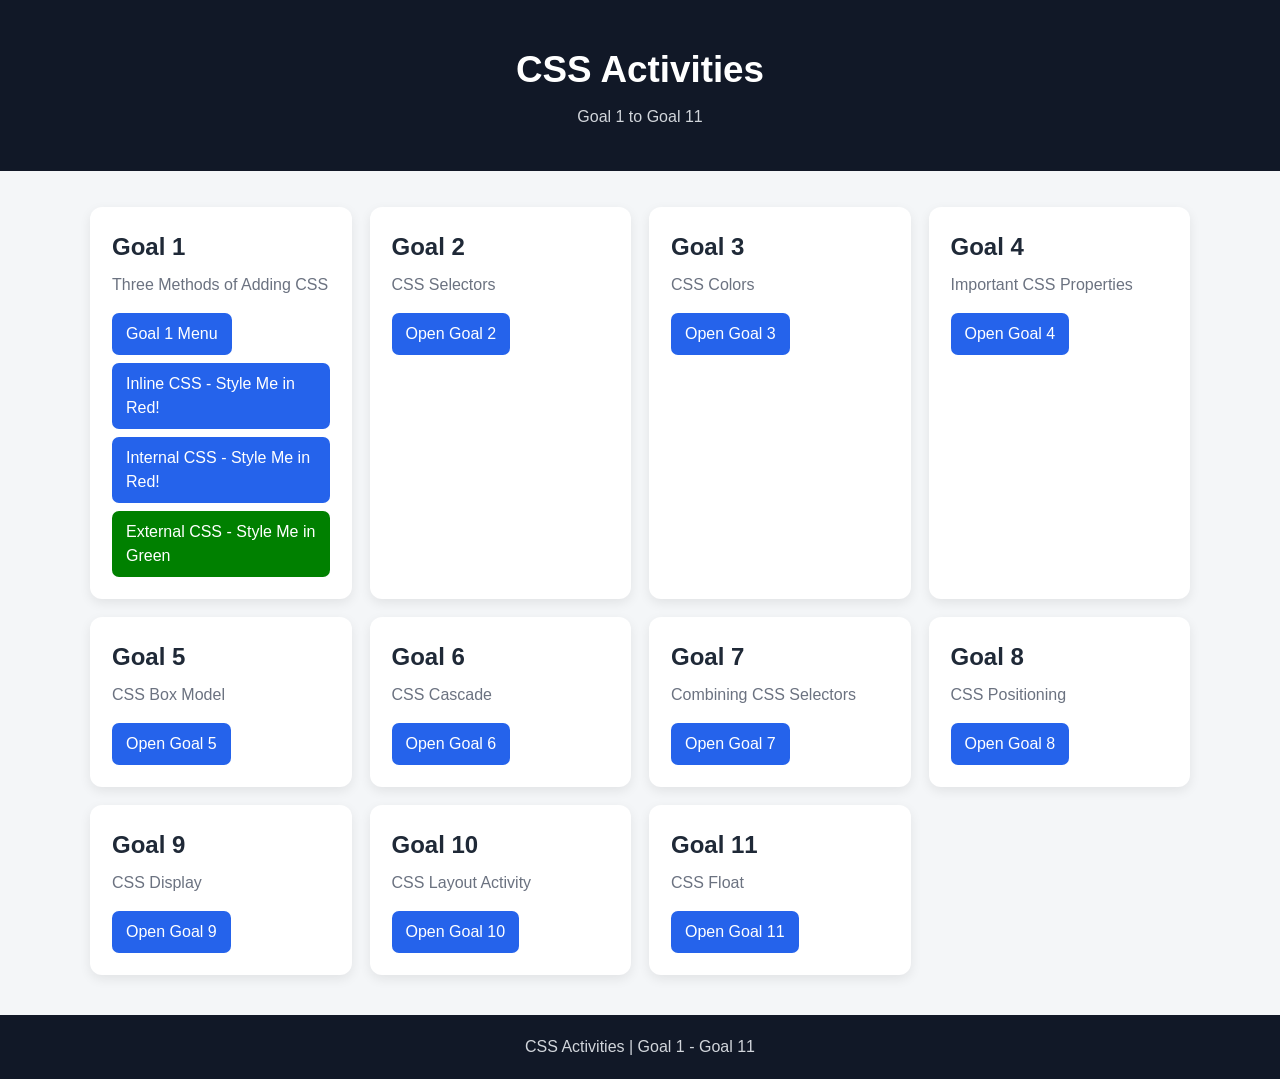
<file: index.html>
<!DOCTYPE html>
<html lang="en">
<head>
  <meta charset="UTF-8">
  <meta name="viewport" content="width=device-width, initial-scale=1.0">
  <title>CSS Activities - Goal 1 to Goal 11</title>

  <style>
    * {
      box-sizing: border-box;
      margin: 0;
      padding: 0;
    }

    body {
      font-family: Arial, Helvetica, sans-serif;
      background: #f4f6f8;
      color: #1f2937;
      line-height: 1.5;
    }

    header {
      background: #111827;
      color: white;
      text-align: center;
      padding: 42px 20px;
    }

    header h1 {
      font-size: 2.3rem;
      margin-bottom: 8px;
    }

    header p {
      color: #d1d5db;
    }

    main {
      width: min(1100px, 92%);
      margin: 36px auto;
    }

    .grid {
      display: grid;
      grid-template-columns: repeat(auto-fit, minmax(250px, 1fr));
      gap: 18px;
    }

    .card {
      background: white;
      border-radius: 12px;
      padding: 22px;
      box-shadow: 0 4px 12px rgba(0, 0, 0, 0.08);
    }

    .card h2 {
      margin-bottom: 8px;
    }

    .card p {
      color: #6b7280;
      margin-bottom: 16px;
    }

    .buttons {
      display: flex;
      flex-wrap: wrap;
      gap: 8px;
    }

    .btn {
      display: inline-block;
      text-decoration: none;
      background: #2563eb;
      color: white;
      padding: 9px 14px;
      border-radius: 7px;
    }

    .btn:hover {
      background: #1d4ed8;
    }

    .btn.green {
      background: green;
    }

    .btn.green:hover {
      background: #006400;
    }

    footer {
      text-align: center;
      background: #111827;
      color: #d1d5db;
      padding: 20px;
      margin-top: 40px;
    }
  </style>
</head>

<body>

  <header>
    <h1>CSS Activities</h1>
    <p>Goal 1 to Goal 11</p>
  </header>

  <main>
    <div class="grid">

      <section class="card">
        <h2>Goal 1</h2>
        <p>Three Methods of Adding CSS</p>

        <div class="buttons">
          <a class="btn" href="./goal1/">Goal 1 Menu</a>
          <a class="btn" href="./goal1/inline.html">Inline CSS - Style Me in Red!</a>
          <a class="btn" href="./goal1/internal.html">Internal CSS - Style Me in Red!</a>
          <a class="btn green" href="./goal1/external.html">External CSS - Style Me in Green</a>
        </div>
      </section>

      <section class="card">
        <h2>Goal 2</h2>
        <p>CSS Selectors</p>
        <a class="btn" href="./goal2/">Open Goal 2</a>
      </section>

      <section class="card">
        <h2>Goal 3</h2>
        <p>CSS Colors</p>
        <a class="btn" href="./goal3/">Open Goal 3</a>
      </section>

      <section class="card">
        <h2>Goal 4</h2>
        <p>Important CSS Properties</p>
        <a class="btn" href="./goal4/">Open Goal 4</a>
      </section>

      <section class="card">
        <h2>Goal 5</h2>
        <p>CSS Box Model</p>
        <a class="btn" href="./goal5/">Open Goal 5</a>
      </section>

      <section class="card">
        <h2>Goal 6</h2>
        <p>CSS Cascade</p>
        <a class="btn" href="./goal6/">Open Goal 6</a>
      </section>

      <section class="card">
        <h2>Goal 7</h2>
        <p>Combining CSS Selectors</p>
        <a class="btn" href="./goal7/">Open Goal 7</a>
      </section>

      <section class="card">
        <h2>Goal 8</h2>
        <p>CSS Positioning</p>
        <a class="btn" href="./goal8/">Open Goal 8</a>
      </section>

      <section class="card">
        <h2>Goal 9</h2>
        <p>CSS Display</p>
        <a class="btn" href="./goal9/">Open Goal 9</a>
      </section>

      <section class="card">
        <h2>Goal 10</h2>
        <p>CSS Layout Activity</p>
        <a class="btn" href="./goal10/">Open Goal 10</a>
      </section>

      <section class="card">
        <h2>Goal 11</h2>
        <p>CSS Float</p>
        <a class="btn" href="./goal11/">Open Goal 11</a>
      </section>

    </div>
  </main>

  <footer>
    <p>CSS Activities | Goal 1 - Goal 11</p>
  </footer>

</body>
</html>
</file>
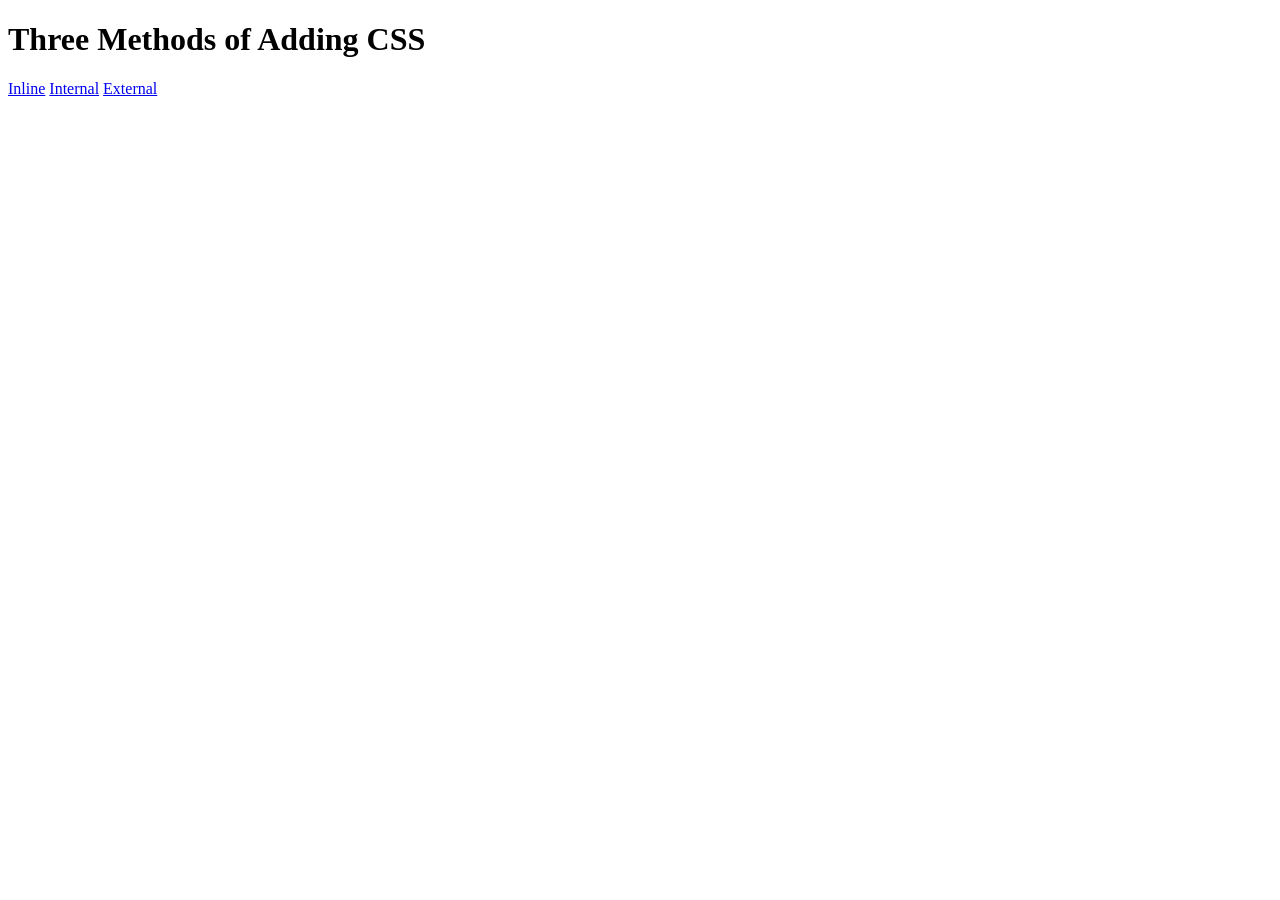
<file: goal1/index.html>
<!DOCTYPE html>
<html lang="en">
<head>
  <meta charset="UTF-8">
  <meta name="viewport" content="width=device-width, initial-scale=1.0">
  <title>Three Methods of Adding CSS</title>
</head>
<body>
  <h1>Three Methods of Adding CSS</h1>
  <a href="./inline.html">Inline</a>
  <a href="./internal.html">Internal</a>
  <a href="./external.html">External</a>
</body>
</html>
</file>
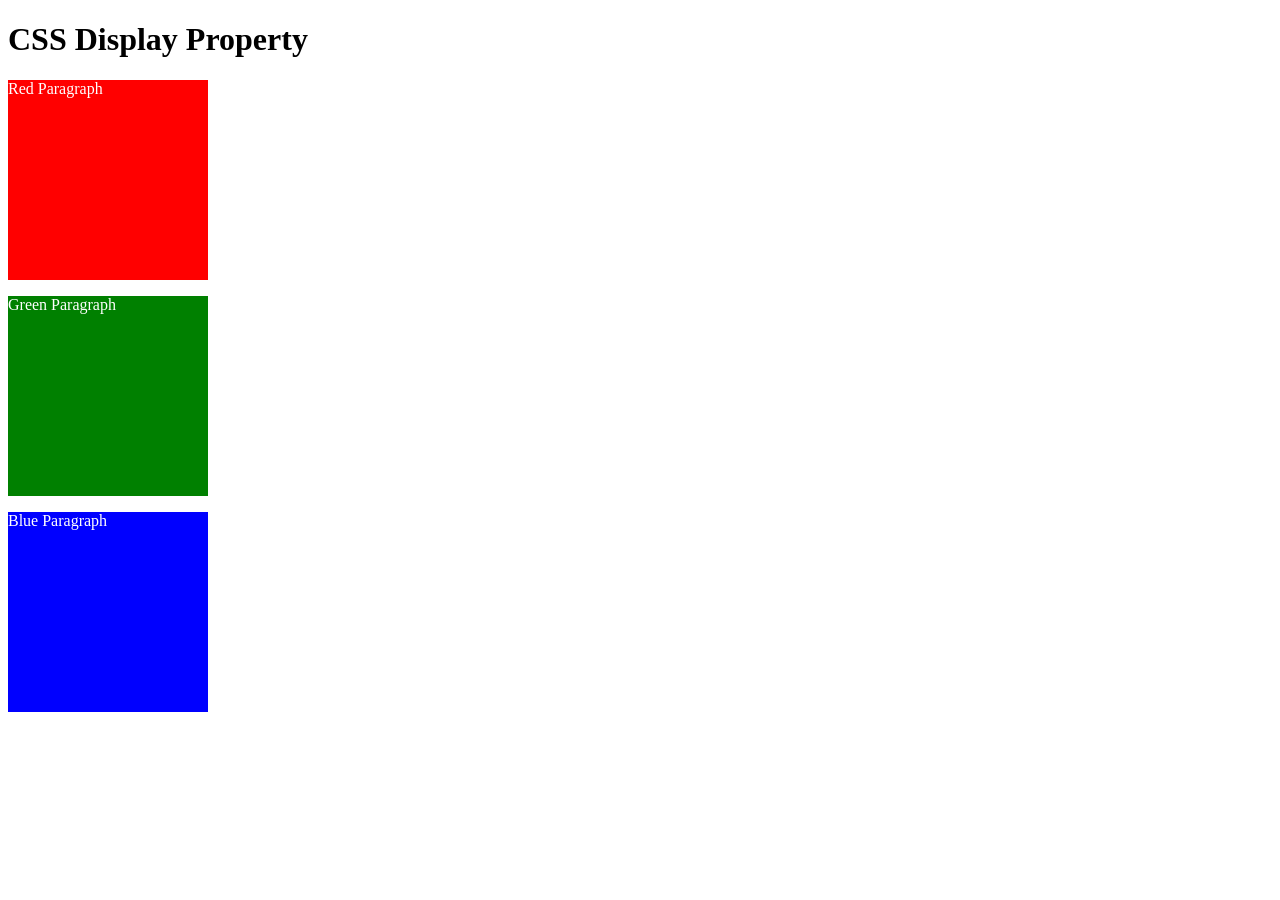
<file: goal10/index.html>
<!DOCTYPE html>
<html lang="en">
<head>
  <meta charset="UTF-8">
  <meta name="viewport" content="width=device-width, initial-scale=1.0">
  <title>CSS Display - Vertical</title>
  <link rel="stylesheet" href="./style.css">
</head>
<body>
  <h1>CSS Display Property</h1>
  <p class="red">Red Paragraph</p>
  <p class="green">Green Paragraph</p>
  <p class="blue">Blue Paragraph</p>
</body>
</html>
</file>
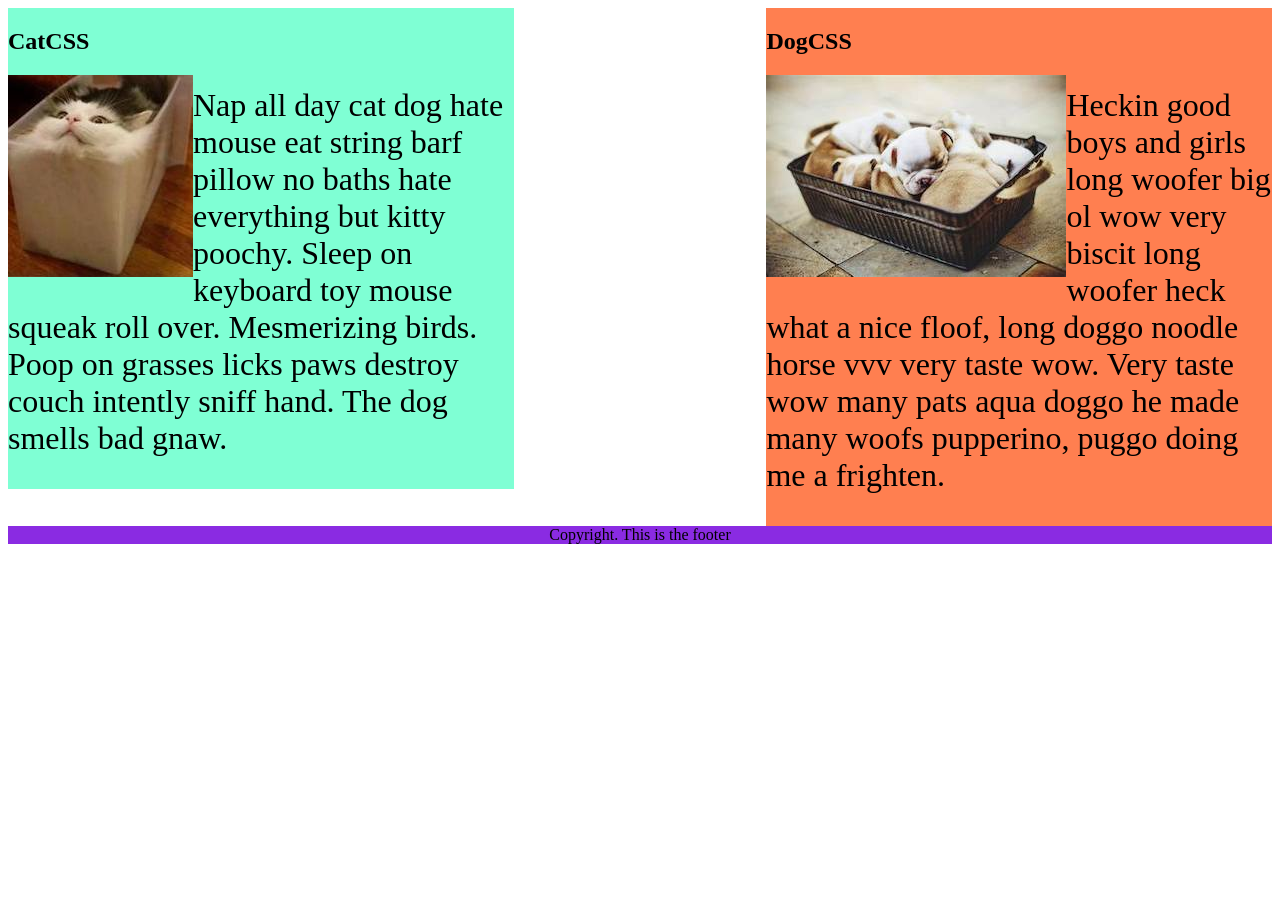
<file: goal11/index.html>
<!DOCTYPE html>
<html lang="en">
<head>
  <meta charset="UTF-8">
  <meta name="viewport" content="width=device-width, initial-scale=1.0">
  <title>CSS Float</title>
  <link rel="stylesheet" href="style.css">
</head>
<body>
  <div class="cat">
    <h2>CatCSS</h2>
    <img src="cat.jpeg" alt="cat in a box">
    <p>Nap all day cat dog hate mouse eat string barf pillow no baths hate everything but kitty poochy. Sleep on keyboard toy mouse squeak roll over. Mesmerizing birds. Poop on grasses licks paws destroy couch intently sniff hand. The dog smells bad gnaw.</p>
  </div>

  <div class="dog">
    <h2>DogCSS</h2>
    <img src="dog.jpeg" alt="dogs in a box">
    <p>Heckin good boys and girls long woofer big ol wow very biscit long woofer heck what a nice floof, long doggo noodle horse vvv very taste wow. Very taste wow many pats aqua doggo he made many woofs pupperino, puggo doing me a frighten.</p>
  </div>

  <footer>Copyright. This is the footer</footer>
</body>
</html>
</file>
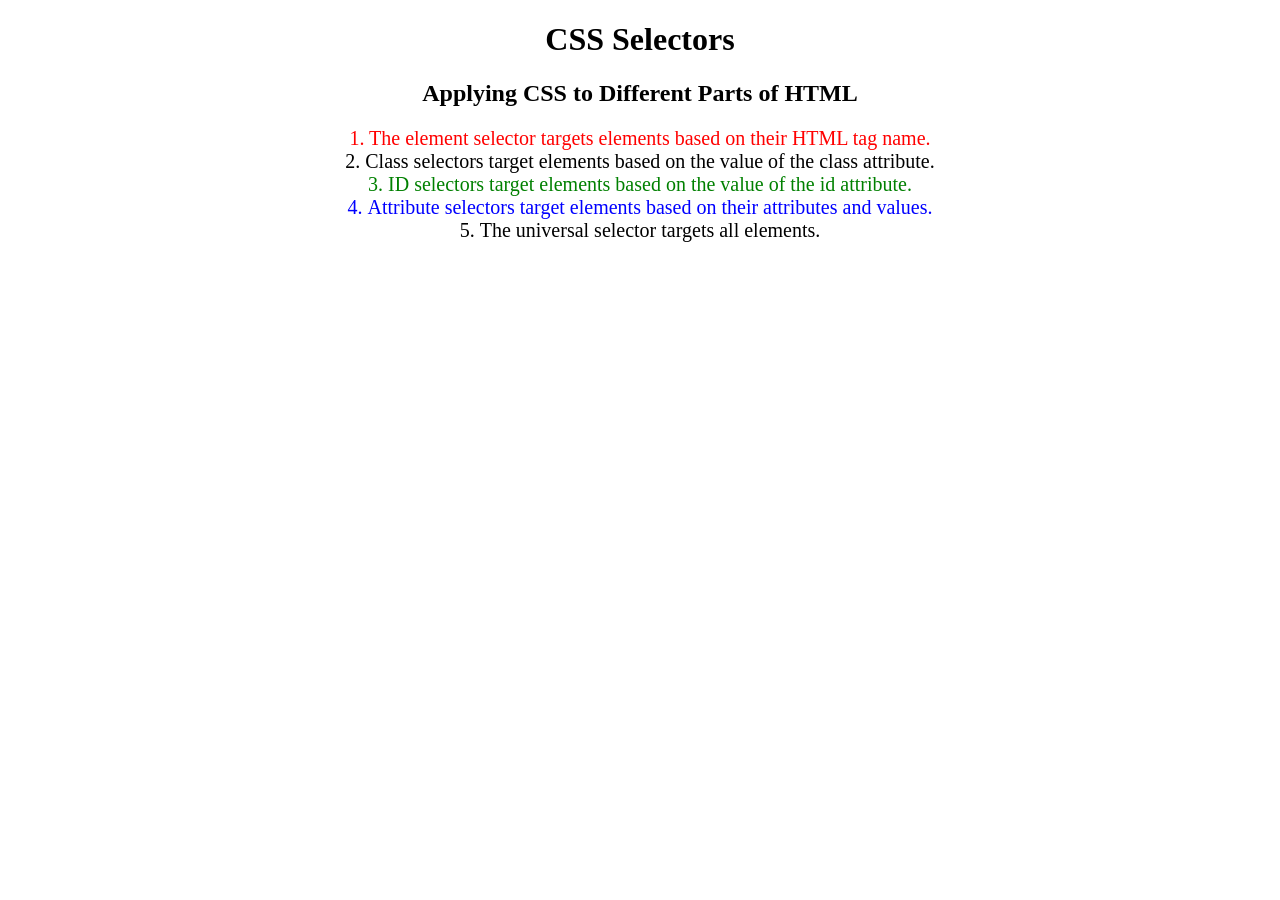
<file: goal2/index.html>
<!DOCTYPE html>
<html lang="en">
<head>
  <meta charset="UTF-8">
  <meta name="viewport" content="width=device-width, initial-scale=1.0">
  <title>CSS Selectors</title>
  <link rel="stylesheet" href="./style.css">
</head>
<body>
  <h1>CSS Selectors</h1>
  <h2>Applying CSS to Different Parts of HTML</h2>
  <p class="note">1. The element selector targets elements based on their HTML tag name.</p>
  <ol>
    <li class="note" value="2">Class selectors target elements based on the value of the class attribute.</li>
    <li class="note" id="id-selector-demo" value="3">ID selectors target elements based on the value of the id attribute.</li>
    <li class="note" value="4">Attribute selectors target elements based on their attributes and values.</li>
    <li class="note" value="5">The universal selector targets all elements.</li>
  </ol>
</body>
</html>
</file>
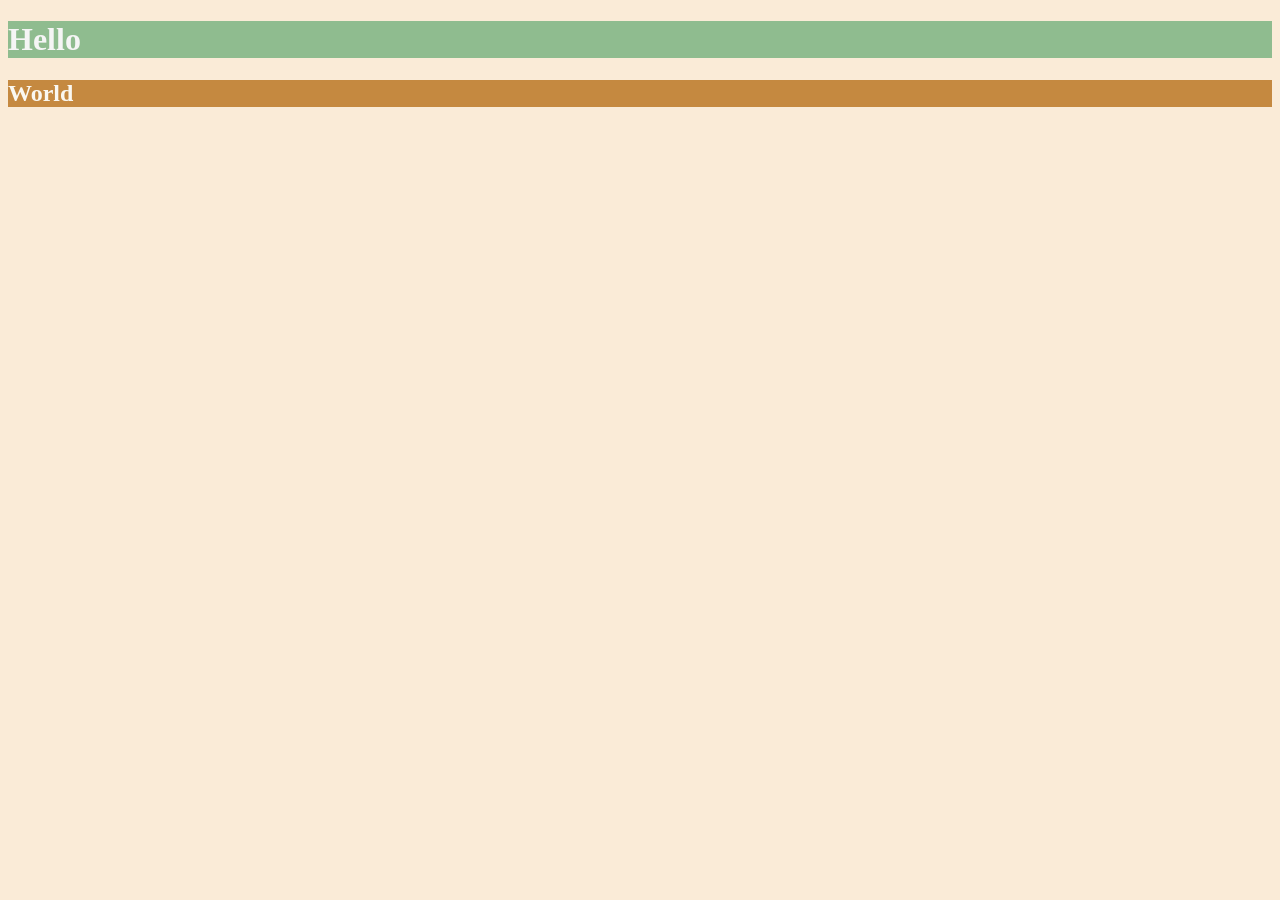
<file: goal3/index.html>
<!DOCTYPE html>
<html lang="en">
<head>
  <meta charset="UTF-8">
  <meta name="viewport" content="width=device-width, initial-scale=1.0">
  <title>CSS Colors</title>
  <link rel="stylesheet" href="./style.css">
</head>
<body>
  <h1>Hello</h1>
  <h2>World</h2>
</body>
</html>
</file>
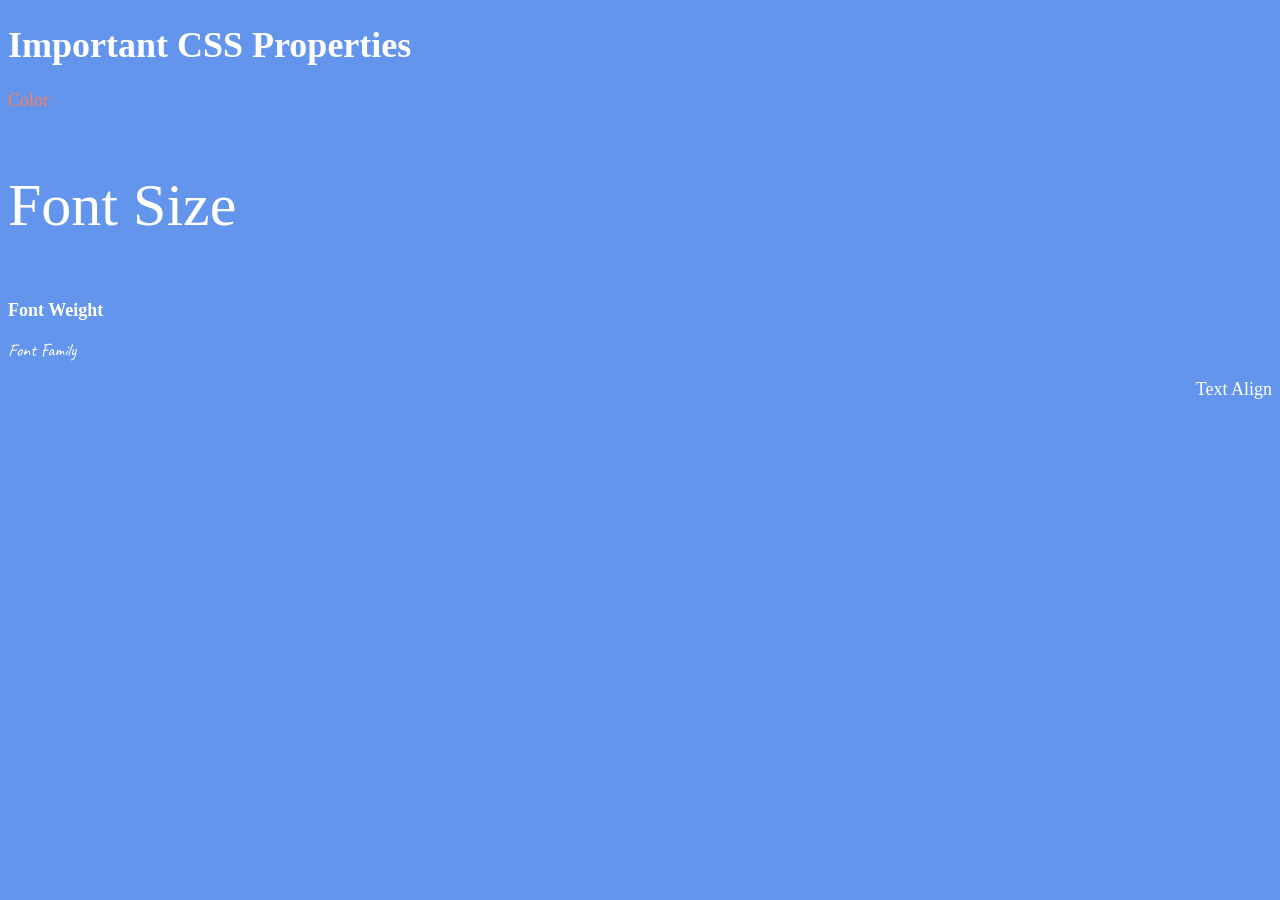
<file: goal4/index.html>
<!DOCTYPE html>
<html lang="en">
<head>
  <meta charset="UTF-8">
  <meta name="viewport" content="width=device-width, initial-scale=1.0">
  <title>CSS Properties</title>
  <link rel="stylesheet" href="./style.css">
  <link rel="preconnect" href="https://fonts.googleapis.com">
  <link rel="preconnect" href="https://fonts.gstatic.com" crossorigin>
  <link href="https://fonts.googleapis.com/css2?family=Caveat&display=swap" rel="stylesheet">
  <style>
    body {
      background-color: cornflowerblue;
      color: white;
      font-size: 18px;
    }
  </style>
</head>
<body>
  <h1>Important CSS Properties</h1>
  <p id="color">Color</p>
  <p id="fontsize">Font Size</p>
  <p id="fontweight">Font Weight</p>
  <p id="fontfamily">Font Family</p>
  <p id="textalign">Text Align</p>
</body>
</html>
</file>
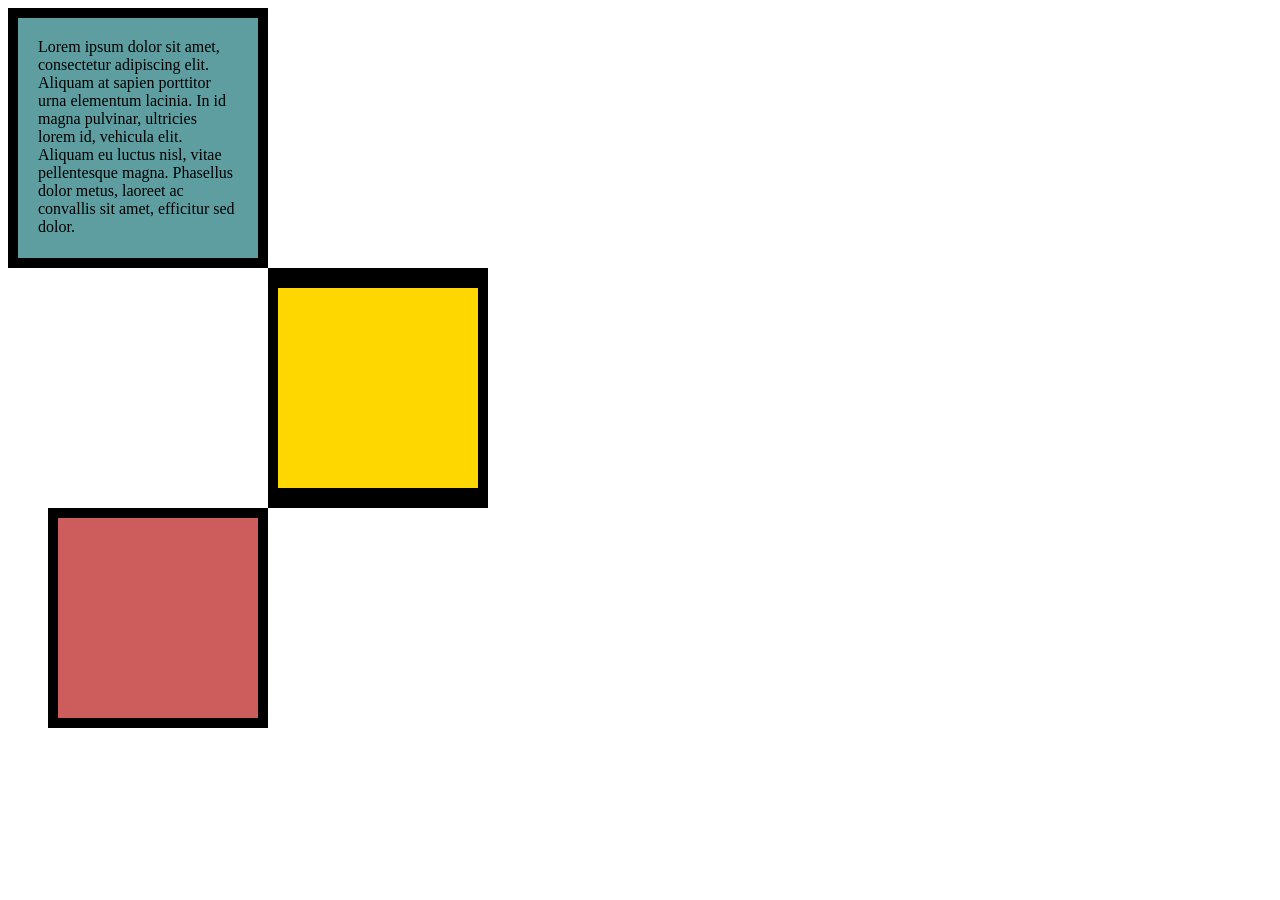
<file: goal5/index.html>
<!DOCTYPE html>
<html lang="en">
<head>
  <meta charset="UTF-8">
  <meta name="viewport" content="width=device-width, initial-scale=1.0">
  <title>CSS Box Model</title>
  <link rel="stylesheet" href="style.css">
</head>
<body>
  <div id="first">
    <p>Lorem ipsum dolor sit amet, consectetur adipiscing elit. Aliquam at sapien porttitor urna elementum lacinia. In id magna pulvinar, ultricies lorem id, vehicula elit. Aliquam eu luctus nisl, vitae pellentesque magna. Phasellus dolor metus, laoreet ac convallis sit amet, efficitur sed dolor.</p>
  </div>

  <div id="second"></div>
  <div id="third"></div>
</body>
</html>
</file>
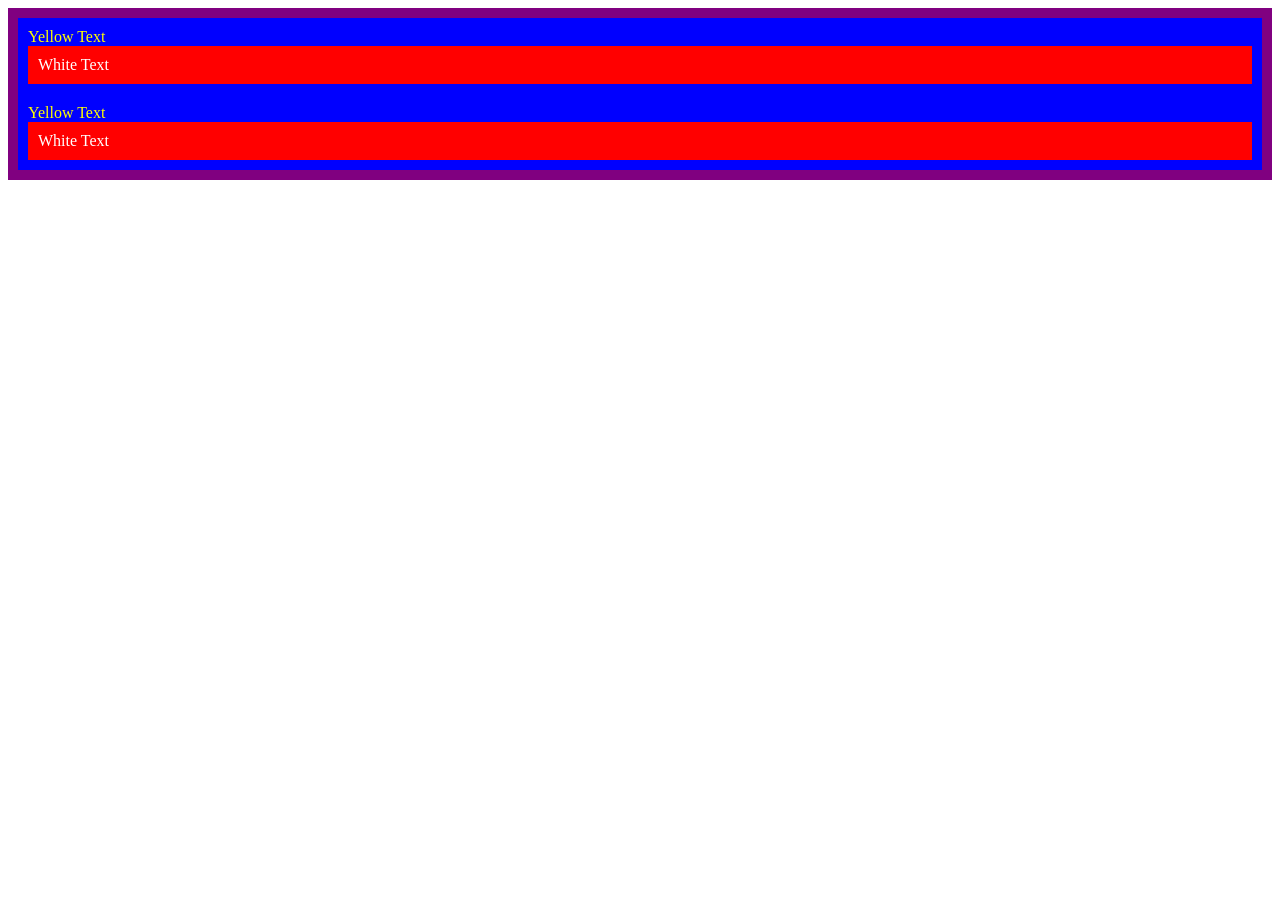
<file: goal6/index.html>
<!DOCTYPE html>
<html lang="en">
<head>
  <meta charset="UTF-8">
  <meta name="viewport" content="width=device-width, initial-scale=1.0">
  <title>CSS Cascade</title>
  <link rel="stylesheet" href="./style.css">
</head>
<body>
  <div id="outer-box" class="box">
    <div class="box">
      <p>Yellow Text</p>
      <div class="box inner-box">
        <p class="white-text">White Text</p>
      </div>
    </div>
    <div class="box">
      <p>Yellow Text</p>
      <div class="box inner-box">
        <p class="white-text">White Text</p>
      </div>
    </div>
  </div>
</body>
</html>
</file>
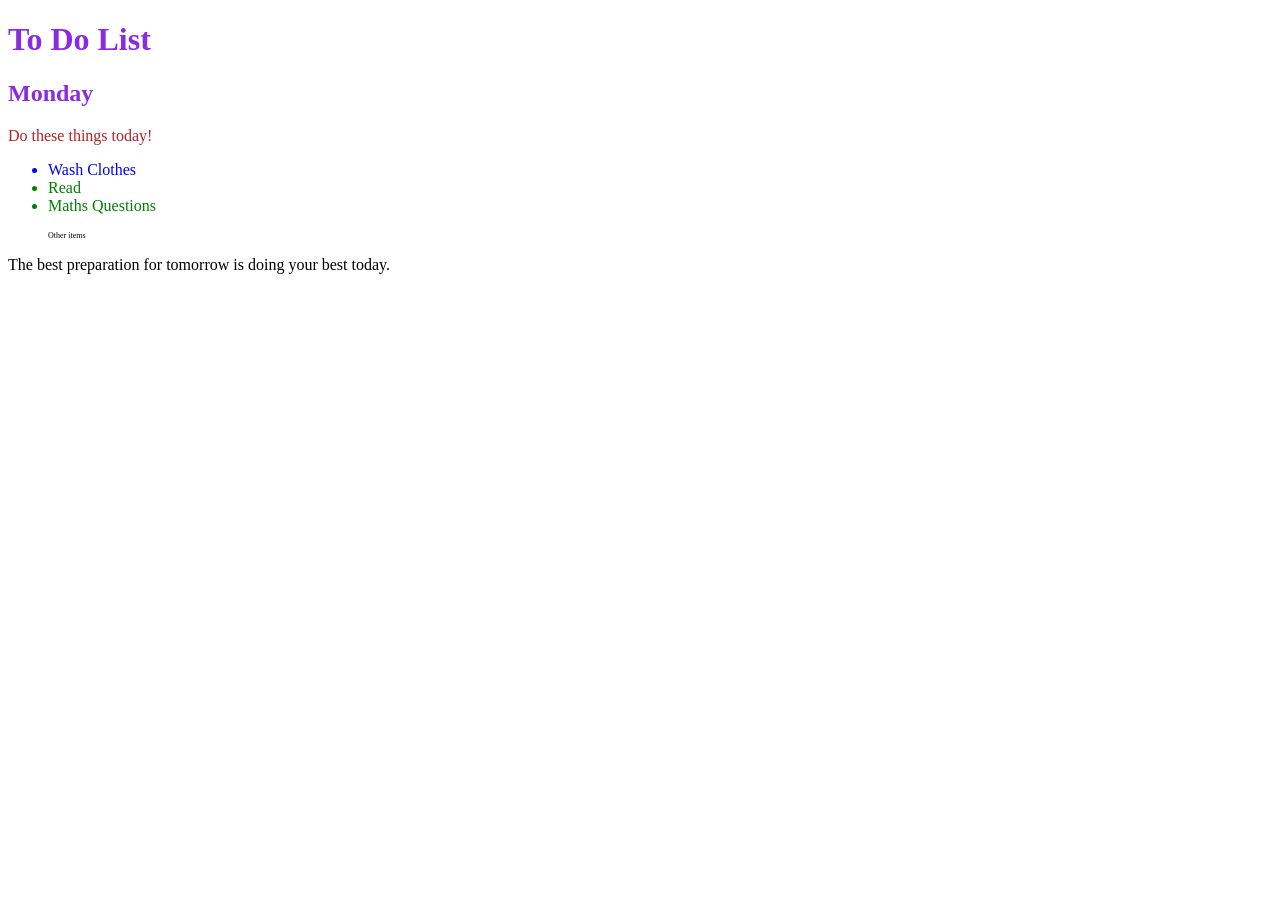
<file: goal7/index.html>
<!DOCTYPE html>
<html lang="en">

<head>
  <meta charset="UTF-8">
  <title>Combining CSS Selectors</title>
  <link rel="stylesheet" href="./style.css">
  
</head>

<!-- Don't change any of the HTML code! -->

<body>  
  <h1>To Do List</h1>
  <h2>Monday</h2>
  <div class="box">
    <p class="done">Do these things today!</p>
    <ul class="list">
      <li>Wash Clothes</li>
      <li class="done">Read</li>
      <li class="done">Maths Questions</li>
    </ul>
  </div>

  <ul>
    <p class="done">Other items</p>
  </ul>
  <p>The best preparation for tomorrow is doing your best today.</p>

</body>

</html>
</file>
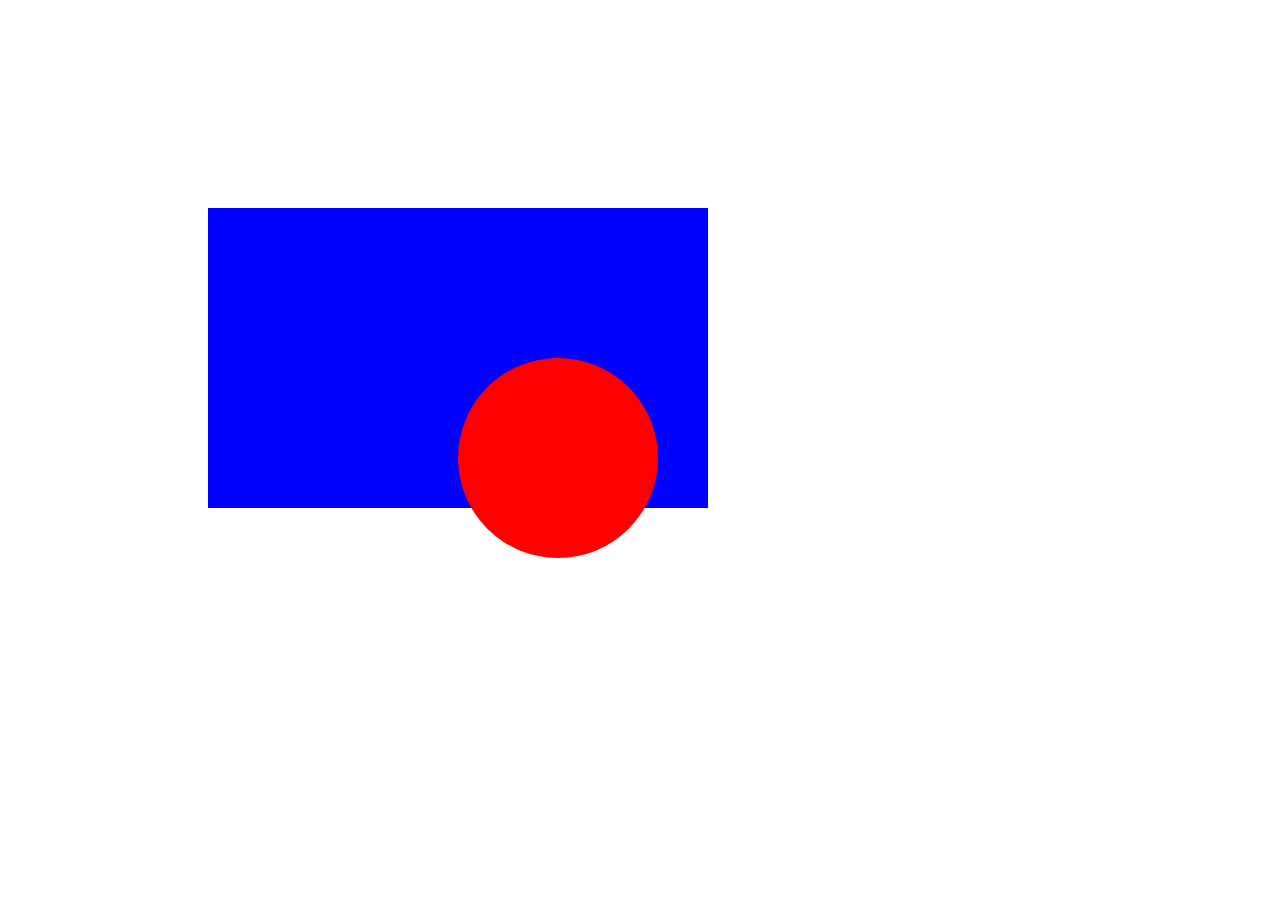
<file: goal8/index.html>
<!DOCTYPE html>
<html lang="en">
<head>
  <meta charset="UTF-8">
  <meta name="viewport" content="width=device-width, initial-scale=1.0">
  <title>CSS Positioning</title>
  <link rel="stylesheet" href="./style.css">
</head>
<body>
  <div class="blue-box">
    <div class="red-circle"></div>
  </div>
</body>
</html>
</file>
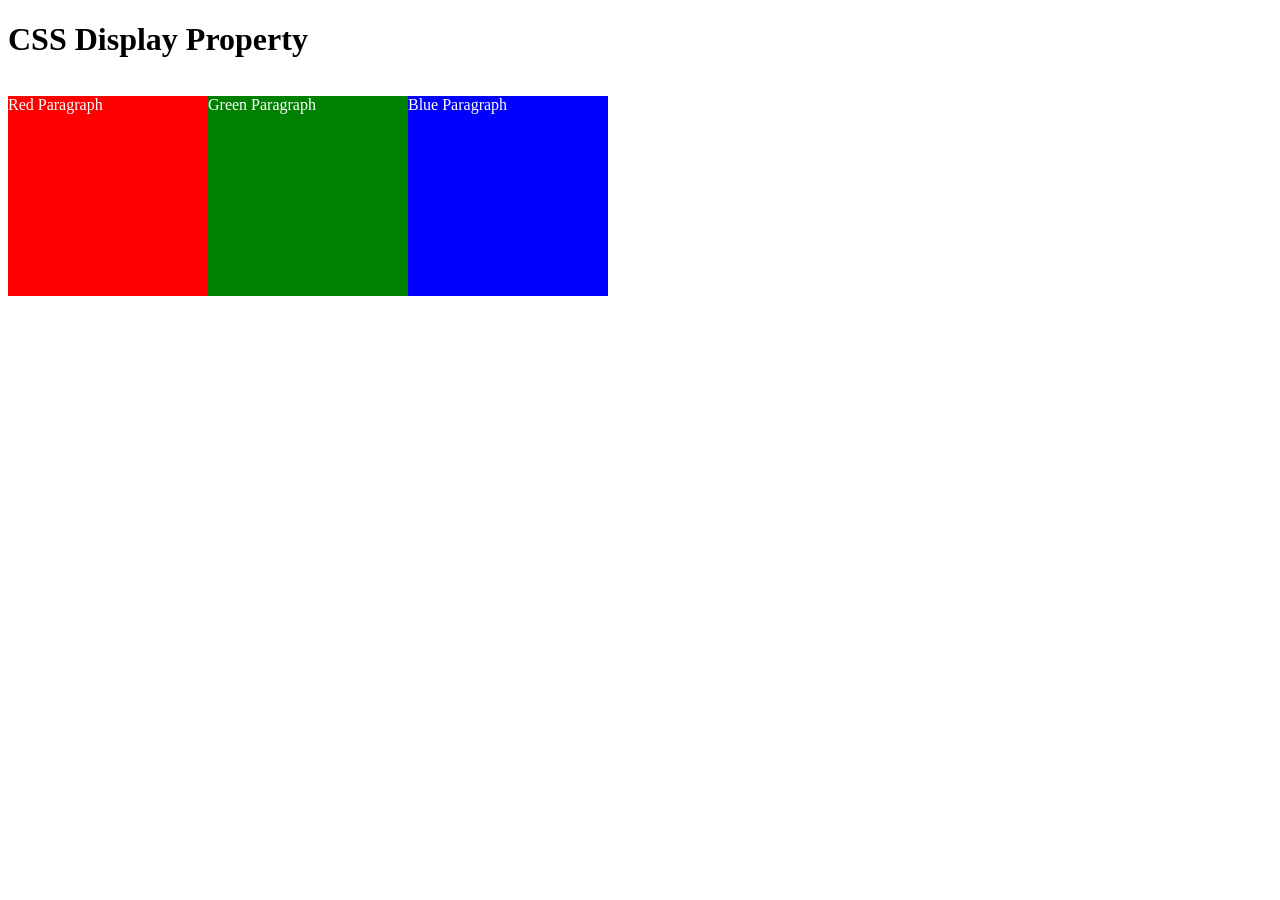
<file: goal9/index.html>
<!DOCTYPE html>
<html lang="en">
<head>
  <meta charset="UTF-8">
  <meta name="viewport" content="width=device-width, initial-scale=1.0">
  <title>CSS Display - Horizontal</title>
  <link rel="stylesheet" href="./style.css">
</head>
<body>
  <h1>CSS Display Property</h1>
  <p class="red">Red Paragraph</p><p class="green">Green Paragraph</p><p class="blue">Blue Paragraph</p>
</body>
</html>
</file>
<file: goal10/style.css>
p {
  color: white;
}

.red,
.green,
.blue {
  width: 200px;
  height: 200px;
  display: block;
}

.red {
  background-color: red;
}

.green {
  background-color: green;
}

.blue {
  background-color: blue;
}
</file>
<file: goal11/style.css>
div {
  display: inline-block;
  width: 40%;
}

p {
  font-size: 2em;
}

.cat {
  background-color: aquamarine;
  float: left;
}

.dog {
  background-color: coral;
  float: right;
}

img {
  float: left;
}

footer {
  text-align: center;
  background-color: blueviolet;
  clear: both;
}
</file>
<file: goal2/style.css>
ol {
  margin-left: -40px;
  margin-top: -20px;
  list-style-position: inside;
}

p {
  color: red;
}

.note {
  font-size: 20px;
}

#id-selector-demo {
  color: green;
}

li[value="4"] {
  color: blue;
}

* {
  text-align: center;
}
</file>
<file: goal3/style.css>
body {
  background-color: antiquewhite;
}

h1 {
  color: whitesmoke;
  background-color: darkseagreen;
}

h2 {
  color: #FAF8F1;
  background-color: #C58940;
}
</file>
<file: goal4/style.css>
#color {
  color: coral;
}

#fontsize {
  font-size: 2rem;
}

#fontweight {
  font-weight: 900;
}

#fontfamily {
  font-family: 'Caveat', cursive;
}

#textalign {
  text-align: right;
}

html {
  font-size: 30px;
}
</file>
<file: goal5/style.css>
div {
  height: 200px;
  width: 200px;
}

p {
  margin: 0;
}

#first {
  background-color: cadetblue;
  padding: 20px;
  border: 10px solid black;
}

#second {
  background-color: gold;
  border: solid black;
  border-width: 20px 10px;
  margin-left: 260px;
}

#third {
  background-color: indianred;
  border: 10px solid black;
  margin-left: 40px;
}
</file>
<file: goal6/style.css>
.box {
  background-color: blue;
  padding: 10px;
}

.inner-box {
  background-color: red;
}

#outer-box {
  background-color: purple;
}

p {
  color: yellow;
  margin: 0;
  padding: 0;
}

.white-text {
  color: white;
}
</file>
<file: goal7/style.css>
h1,
h2 {
  color: blueviolet;
}

.box > p {
  color: firebrick;
}

.box li {
  color: blue;
}

li.done {
  color: green;
}

ul p.done {
  font-size: 0.5rem;
}
</file>
<file: goal8/style.css>
.blue-box {
  background-color: blue;
  width: 500px;
  height: 300px;
  position: relative;
  top: 200px;
  left: 200px;
}

.red-circle {
  background-color: red;
  width: 200px;
  height: 200px;
  border-radius: 50%;
  position: absolute;
  top: 150px;
  left: 250px;
}
</file>
<file: goal9/style.css>
p {
  color: white;
}

.red,
.green,
.blue {
  width: 200px;
  height: 200px;
  display: inline-block;
}

.red {
  background-color: red;
}

.green {
  background-color: green;
}

.blue {
  background-color: blue;
}
</file>
